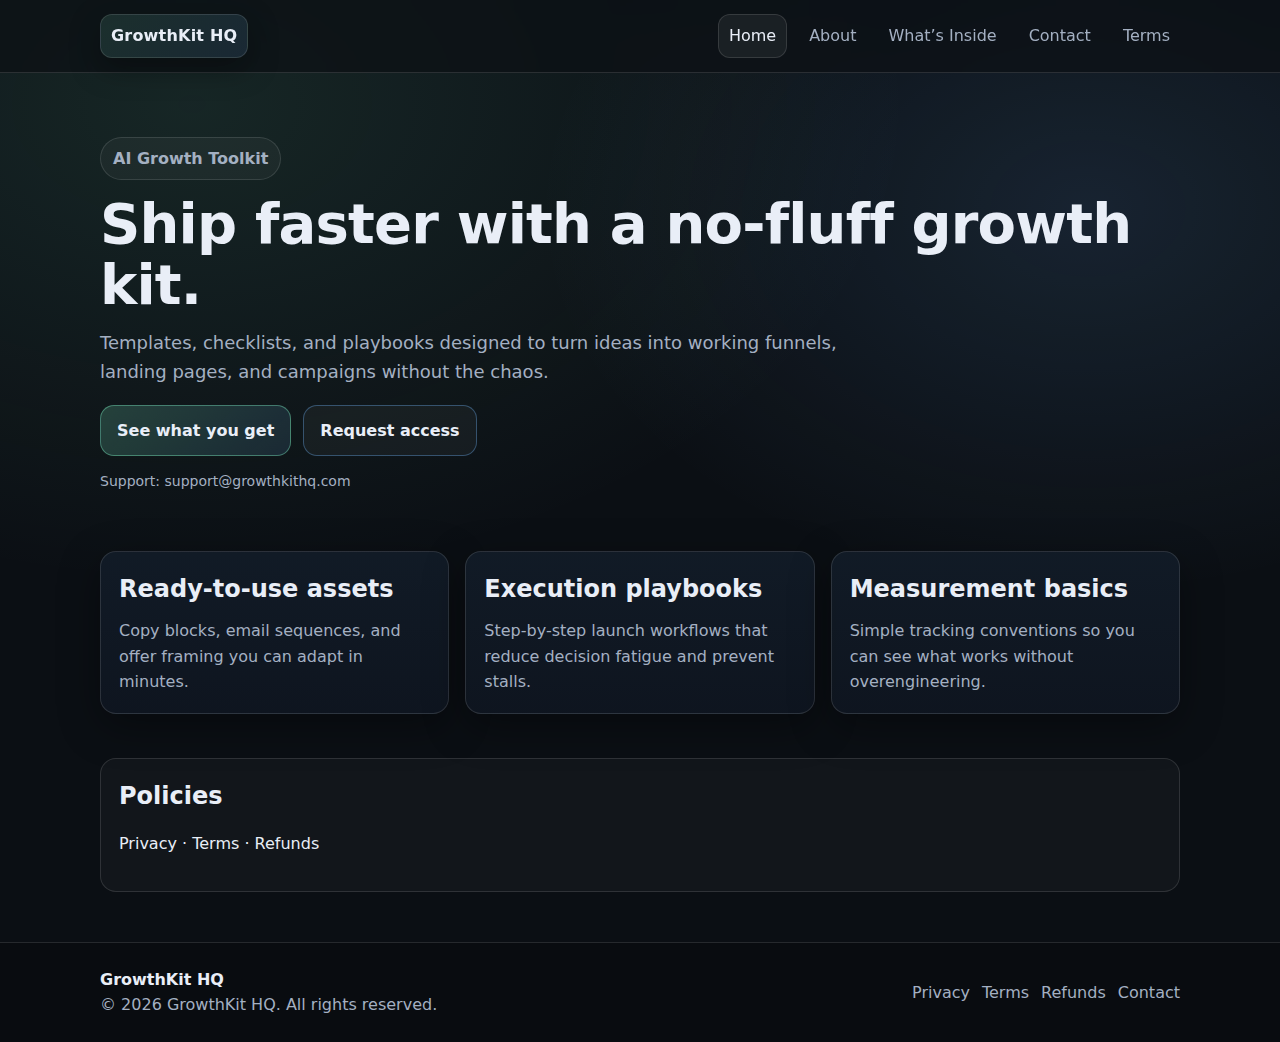
<file: index.html>
<!doctype html>
<html lang="en">
  <head>
    <meta charset="utf-8" />
    <meta name="viewport" content="width=device-width, initial-scale=1" />
    <title>GrowthKit HQ | AI Growth Toolkit</title>
    <meta
      name="description"
      content="GrowthKit HQ: a practical AI growth toolkit with templates, playbooks, and guides for faster execution."
    />
    <meta name="robots" content="index,follow" />
    <link rel="canonical" href="https://growthkithq.com/" />
    <link rel="stylesheet" href="styles.css" />
  </head>
  <body>
    <header class="header">
      <div class="container header-inner">
        <a class="brand" href="index.html" aria-label="GrowthKit HQ home">GrowthKit HQ</a>
        <nav class="nav" aria-label="Primary">
          <a href="index.html" aria-current="page">Home</a>
          <a href="about.html">About</a>
          <a href="services.html">What’s Inside</a>
          <a href="contact.html">Contact</a>
          <a href="terms.html">Terms</a>
        </nav>
      </div>
    </header>

    <main class="container">
      <section class="hero">
        <p class="kicker">AI Growth Toolkit</p>
        <h1>Ship faster with a no-fluff growth kit.</h1>
        <p class="lead">
          Templates, checklists, and playbooks designed to turn ideas into working funnels,
          landing pages, and campaigns without the chaos.
        </p>
        <div class="cta-row">
          <a class="button primary" href="services.html">See what you get</a>
          <a class="button secondary" href="contact.html">Request access</a>
        </div>
        <p class="microcopy">
          Support: <a href="mailto:support@growthkithq.com">support@growthkithq.com</a>
        </p>
      </section>

      <section class="grid" aria-label="Highlights">
        <article class="card">
          <h2>Ready-to-use assets</h2>
          <p>Copy blocks, email sequences, and offer framing you can adapt in minutes.</p>
        </article>
        <article class="card">
          <h2>Execution playbooks</h2>
          <p>Step-by-step launch workflows that reduce decision fatigue and prevent stalls.</p>
        </article>
        <article class="card">
          <h2>Measurement basics</h2>
          <p>Simple tracking conventions so you can see what works without overengineering.</p>
        </article>
      </section>

      <section class="strip" aria-label="Policies">
        <h2>Policies</h2>
        <p>
          <a href="privacy.html">Privacy</a> · <a href="terms.html">Terms</a> ·
          <a href="refunds.html">Refunds</a>
        </p>
      </section>
    </main>

    <footer class="footer">
      <div class="container footer-inner">
        <div>
          <strong>GrowthKit HQ</strong>
          <div class="muted">© 2026 GrowthKit HQ. All rights reserved.</div>
        </div>
        <div class="footer-links" aria-label="Footer">
          <a href="privacy.html">Privacy</a>
          <a href="terms.html">Terms</a>
          <a href="refunds.html">Refunds</a>
          <a href="contact.html">Contact</a>
        </div>
      </div>
    </footer>
  </body>
</html>
</file>
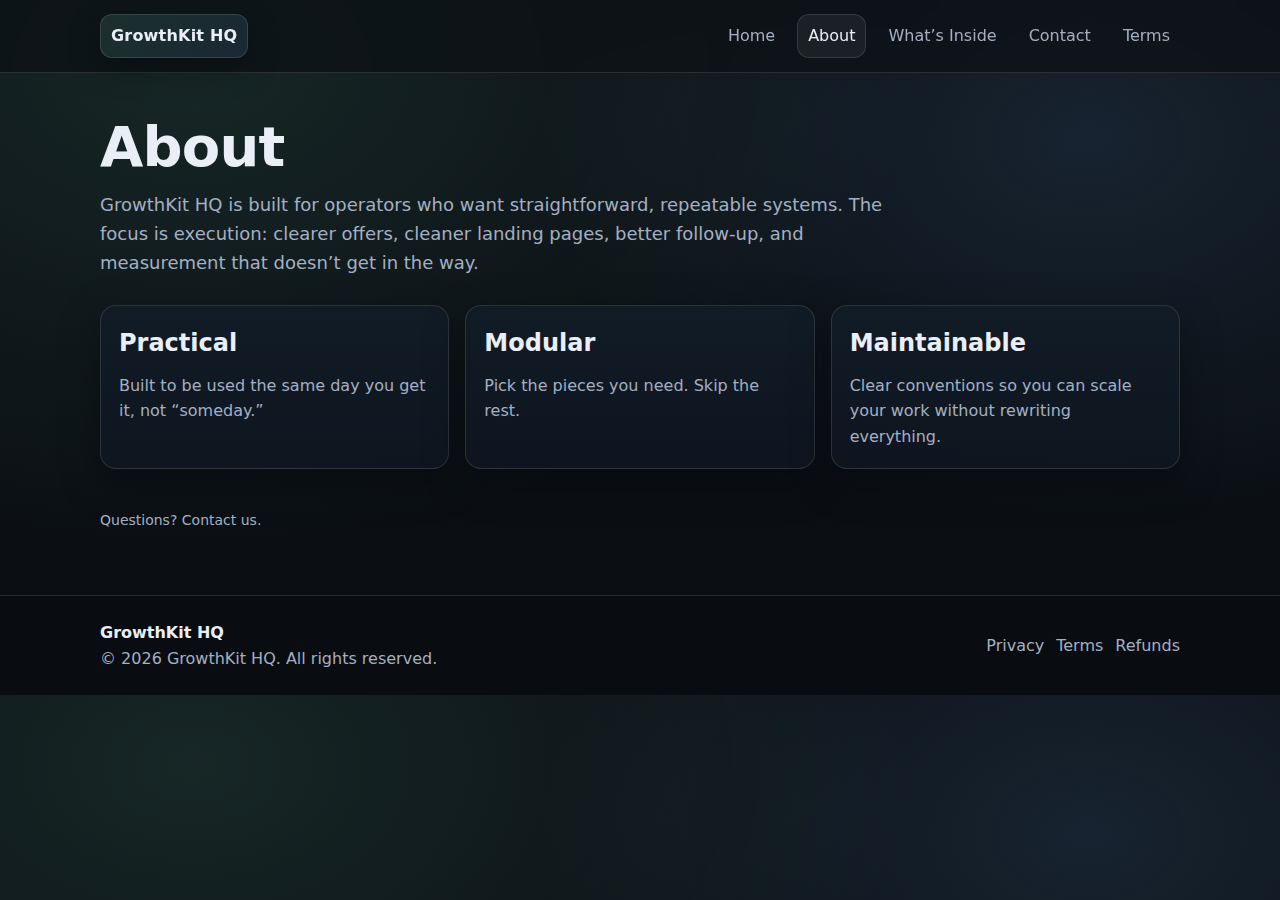
<file: about.html>
<!doctype html>
<html lang="en">
  <head>
    <meta charset="utf-8" />
    <meta name="viewport" content="width=device-width, initial-scale=1" />
    <title>GrowthKit HQ | About</title>
    <meta
      name="description"
      content="About GrowthKit HQ: practical tooling and playbooks to help you execute growth work faster."
    />
    <meta name="robots" content="index,follow" />
    <link rel="canonical" href="https://growthkithq.com/about.html" />
    <link rel="stylesheet" href="styles.css" />
  </head>
  <body>
    <header class="header">
      <div class="container header-inner">
        <a class="brand" href="index.html">GrowthKit HQ</a>
        <nav class="nav" aria-label="Primary">
          <a href="index.html">Home</a>
          <a href="about.html" aria-current="page">About</a>
          <a href="services.html">What’s Inside</a>
          <a href="contact.html">Contact</a>
          <a href="terms.html">Terms</a>
        </nav>
      </div>
    </header>

    <main class="container">
      <section class="page">
        <h1>About</h1>
        <p class="lead">
          GrowthKit HQ is built for operators who want straightforward, repeatable systems.
          The focus is execution: clearer offers, cleaner landing pages, better follow-up, and measurement that doesn’t get in the way.
        </p>

        <div class="grid">
          <article class="card">
            <h2>Practical</h2>
            <p>Built to be used the same day you get it, not “someday.”</p>
          </article>
          <article class="card">
            <h2>Modular</h2>
            <p>Pick the pieces you need. Skip the rest.</p>
          </article>
          <article class="card">
            <h2>Maintainable</h2>
            <p>Clear conventions so you can scale your work without rewriting everything.</p>
          </article>
        </div>

        <p class="microcopy">
          Questions? <a href="contact.html">Contact us</a>.
        </p>
      </section>
    </main>

    <footer class="footer">
      <div class="container footer-inner">
        <div>
          <strong>GrowthKit HQ</strong>
          <div class="muted">© 2026 GrowthKit HQ. All rights reserved.</div>
        </div>
        <div class="footer-links" aria-label="Footer">
          <a href="privacy.html">Privacy</a>
          <a href="terms.html">Terms</a>
          <a href="refunds.html">Refunds</a>
        </div>
      </div>
    </footer>
  </body>
</html>
</file>
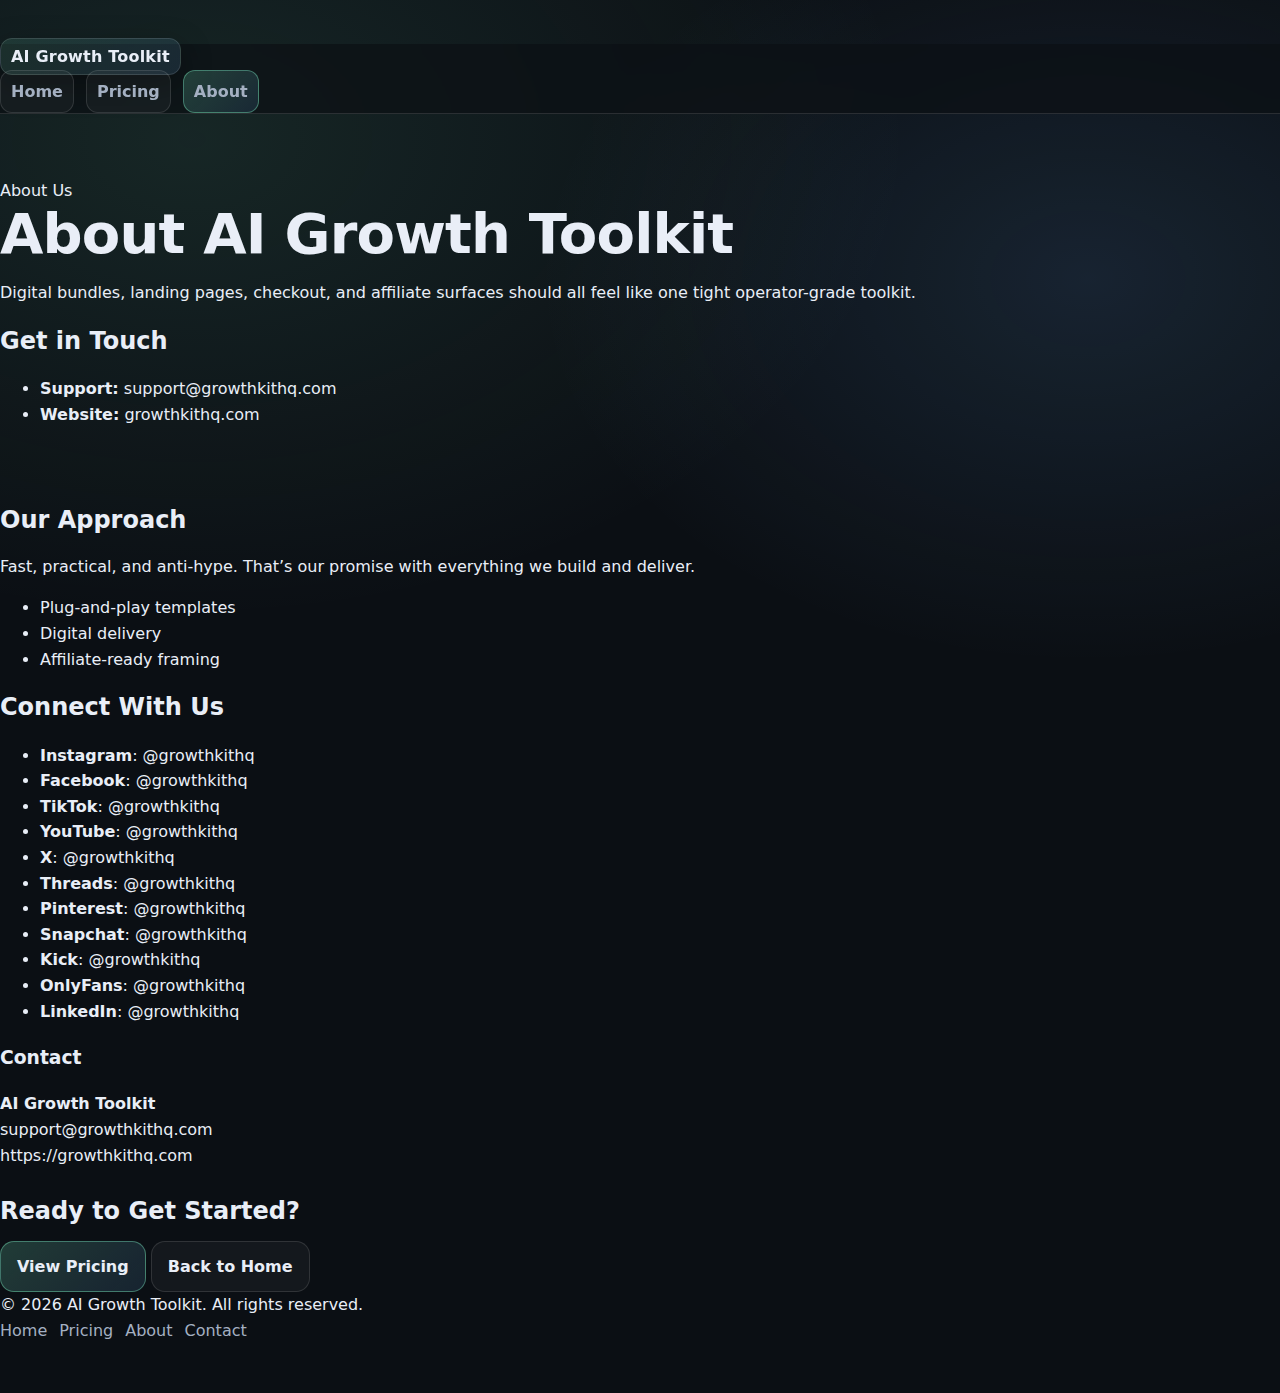
<file: channels.html>
<!doctype html>
<html lang="en">
<head>
  <meta charset="utf-8" />
  <meta name="viewport" content="width=device-width, initial-scale=1" />
  <title>AI Growth Toolkit | About</title>
  <meta name="description" content="Digital bundles, landing pages, checkout, and affiliate surfaces should all feel like one tight operator-grade toolkit." />
  <meta property="og:title" content="AI Growth Toolkit | About" />
  <meta property="og:description" content="Digital bundles, landing pages, checkout, and affiliate surfaces should all feel like one tight operator-grade toolkit." />
  <meta property="og:type" content="website" />
  <meta property="og:url" content="https://growthkithq.com/" />
  <link rel="preconnect" href="https://fonts.googleapis.com" /><link rel="preconnect" href="https://fonts.gstatic.com" crossorigin /><link href="https://fonts.googleapis.com/css2?family=Poppins:wght@400;500;600;700;800&family=Inter:wght@400;500;600;700;800&family=Space+Grotesk:wght@400;500;600;700;800&display=swap" rel="stylesheet" />
  <link rel="stylesheet" href="./styles.css" />
  
</head>
<body>
  <main class="page">
    <header class="header">
      <a class="brand" href="./index.html">
        <span class="brand-mark"></span>
        <span class="brand-copy">
          <strong>AI Growth Toolkit</strong>
        </span>
      </a>
      <nav class="nav">
        <a class='button ghost' href='index.html'>Home</a>
        <a class='button ghost' href='offer.html'>Pricing</a>
        <a class='button primary' href='channels.html'>About</a>
      </nav>
    </header>
    
    <section class="hero">
      <article class="hero-card">
        <div class="eyebrow">About Us</div>
        <h1>About AI Growth Toolkit</h1>
        <p>Digital bundles, landing pages, checkout, and affiliate surfaces should all feel like one tight operator-grade toolkit.</p>
      </article>
      <aside class="hero-card">
        <h2>Get in Touch</h2>
        <ul>
          <li><strong>Support:</strong> <a href="mailto:support@growthkithq.com">support@growthkithq.com</a></li>
          <li><strong>Website:</strong> <a href="https://growthkithq.com">growthkithq.com</a></li>
        </ul>
      </aside>
    </section>
    <section class="grid-two" style="margin-top:24px;">
      <section class="panel">
        <h2>Our Approach</h2>
        <p style="margin-top:14px;">Fast, practical, and anti-hype. That&rsquo;s our promise with everything we build and deliver.</p>
        <ul><li>Plug-and-play templates</li><li>Digital delivery</li><li>Affiliate-ready framing</li></ul>
      </section>
      <section class="panel">
        <h2>Connect With Us</h2>
        <ul><li><strong>Instagram</strong>: @growthkithq</li><li><strong>Facebook</strong>: @growthkithq</li><li><strong>TikTok</strong>: @growthkithq</li><li><strong>YouTube</strong>: @growthkithq</li><li><strong>X</strong>: @growthkithq</li><li><strong>Threads</strong>: @growthkithq</li><li><strong>Pinterest</strong>: @growthkithq</li><li><strong>Snapchat</strong>: @growthkithq</li><li><strong>Kick</strong>: @growthkithq</li><li><strong>OnlyFans</strong>: @growthkithq</li><li><strong>LinkedIn</strong>: @growthkithq</li></ul>
        <div class="offer-card" style="margin-top:18px;">
          <h3>Contact</h3>
          <p style="margin-top:14px;"><strong>AI Growth Toolkit</strong><br /><a href="mailto:support@growthkithq.com">support@growthkithq.com</a><br /><a href="https://growthkithq.com">https://growthkithq.com</a></p>
        </div>
      </section>
    </section>
    <section class="panel" style="margin-top:24px;">
      <h2>Ready to Get Started?</h2>
      <div class="actions">
        <a class="button primary" href="./offer.html">View Pricing</a>
        <a class="button ghost" href="./index.html">Back to Home</a>
      </div>
    </section>
    
    <footer class="site-footer">
      <div class="footer-note">&copy; 2026 AI Growth Toolkit. All rights reserved.</div>
      <div class="footer-links">
        <a href="./index.html">Home</a>
        <a href="./offer.html">Pricing</a>
        <a href="./channels.html">About</a>
        <a href='mailto:support@growthkithq.com'>Contact</a>
      </div>
    </footer>
  </main>
  
</body>
</html>
</file>
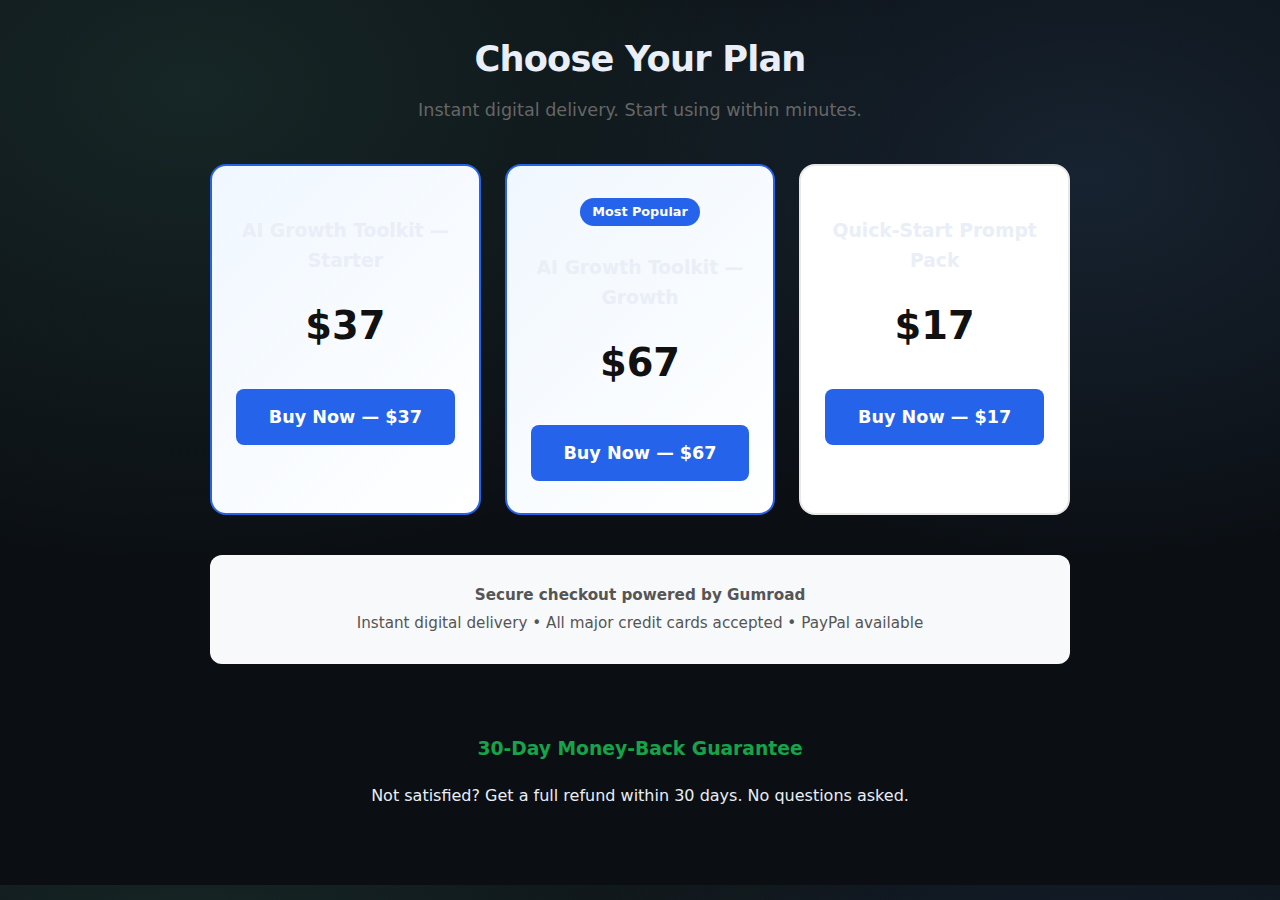
<file: checkout.html>
<!DOCTYPE html>
<html lang="en">
<head>
  <meta charset="utf-8">
  <meta name="viewport" content="width=device-width, initial-scale=1">
  <title>Get Started | AI Growth Toolkit</title>
  <meta name="description" content="Choose your plan and get instant access to AI Growth Toolkit products.">
  <meta property="og:title" content="Get Started | AI Growth Toolkit">
  <meta property="og:type" content="website">
  <meta property="og:url" content="https://growthkithq.com/checkout.html">
  <link rel="canonical" href="https://growthkithq.com/checkout.html">
  <link rel="preconnect" href="https://fonts.googleapis.com">
  <link rel="preconnect" href="https://fonts.gstatic.com" crossorigin>
  <link href="https://fonts.googleapis.com/css2?family=Inter:wght@400;500;600;700;800&display=swap" rel="stylesheet">
  <link rel="stylesheet" href="./styles.css">
  <style>
    .checkout-container { max-width: 900px; margin: 0 auto; padding: 40px 20px; }
    .checkout-header { text-align: center; margin-bottom: 40px; }
    .checkout-header h1 { font-size: 2.2rem; margin-bottom: 10px; }
    .checkout-header p { font-size: 1.1rem; color: #666; }
    .offer-grid { display: grid; grid-template-columns: repeat(auto-fit, minmax(260px, 1fr)); gap: 24px; margin-bottom: 40px; }
    .offer-card { background: #fff; border: 2px solid #e8e8e8; border-radius: 16px; padding: 32px 24px; text-align: center; transition: transform 0.2s, box-shadow 0.2s; }
    .offer-card:hover { transform: translateY(-4px); box-shadow: 0 12px 32px rgba(0,0,0,0.12); }
    .offer-card.featured { border-color: #2563eb; background: linear-gradient(135deg, #f0f7ff 0%, #fff 100%); }
    .offer-price { font-size: 2.4rem; font-weight: 800; color: #111; margin: 16px 0; }
    .badge { background: #2563eb; color: #fff; padding: 4px 12px; border-radius: 20px; font-size: 0.8rem; font-weight: 600; display: inline-block; margin-bottom: 8px; }
    .buy-btn { background: #2563eb; color: #fff !important; border: none; margin-top: 16px; transition: background 0.2s; }
    .buy-btn:hover { background: #1d4ed8; }
    .trust-signals { text-align: center; padding: 24px; background: #f8f9fa; border-radius: 12px; }
    .trust-signals p { margin: 4px 0; color: #555; font-size: 0.95rem; }
    .guarantee { text-align: center; margin-top: 32px; padding: 20px; }
    .guarantee h3 { color: #16a34a; }
  </style>
</head>
<body>
  <div class="checkout-container">
    <div class="checkout-header">
      <h1>Choose Your Plan</h1>
      <p>Instant digital delivery. Start using within minutes.</p>
    </div>
    <div class="offer-grid">
        <div class="offer-card featured">
          
          <h3>AI Growth Toolkit — Starter</h3>
          <div class="offer-price">$37</div>
          <a href="https://asinetwork.gumroad.com/l/ukacks" target="_blank" rel="noopener" class="btn btn-primary buy-btn" style="width:100%;text-align:center;text-decoration:none;display:inline-block;padding:14px 24px;border-radius:8px;font-weight:700;font-size:1.1rem;cursor:pointer;">Buy Now — $37</a>
        </div>
        <div class="offer-card featured">
          <span class="badge">Most Popular</span>
          <h3>AI Growth Toolkit — Growth</h3>
          <div class="offer-price">$67</div>
          <a href="https://asinetwork.gumroad.com/l/uqfmxu" target="_blank" rel="noopener" class="btn btn-primary buy-btn" style="width:100%;text-align:center;text-decoration:none;display:inline-block;padding:14px 24px;border-radius:8px;font-weight:700;font-size:1.1rem;cursor:pointer;">Buy Now — $67</a>
        </div>
        <div class="offer-card">
          
          <h3>Quick-Start Prompt Pack</h3>
          <div class="offer-price">$17</div>
          <a href="https://asinetwork.gumroad.com/l/ohqby" target="_blank" rel="noopener" class="btn btn-primary buy-btn" style="width:100%;text-align:center;text-decoration:none;display:inline-block;padding:14px 24px;border-radius:8px;font-weight:700;font-size:1.1rem;cursor:pointer;">Buy Now — $17</a>
        </div>
    </div>
    <div class="trust-signals">
      <p><strong>Secure checkout powered by Gumroad</strong></p>
      <p>Instant digital delivery &bull; All major credit cards accepted &bull; PayPal available</p>
    </div>
    <div class="guarantee">
      <h3>30-Day Money-Back Guarantee</h3>
      <p>Not satisfied? Get a full refund within 30 days. No questions asked.</p>
    </div>
  </div>
  <script>
  (function(){
    var bid='b1',page='checkout.html';
    var key='asi_pv_'+bid;
    var today=new Date().toISOString().slice(0,10);
    var stored=JSON.parse(localStorage.getItem(key)||'{}');
    if(stored.date!==today)stored={date:today,views:0};
    stored.views++;
    localStorage.setItem(key,JSON.stringify(stored));
  })();
  </script>
</body>
</html>
</file>
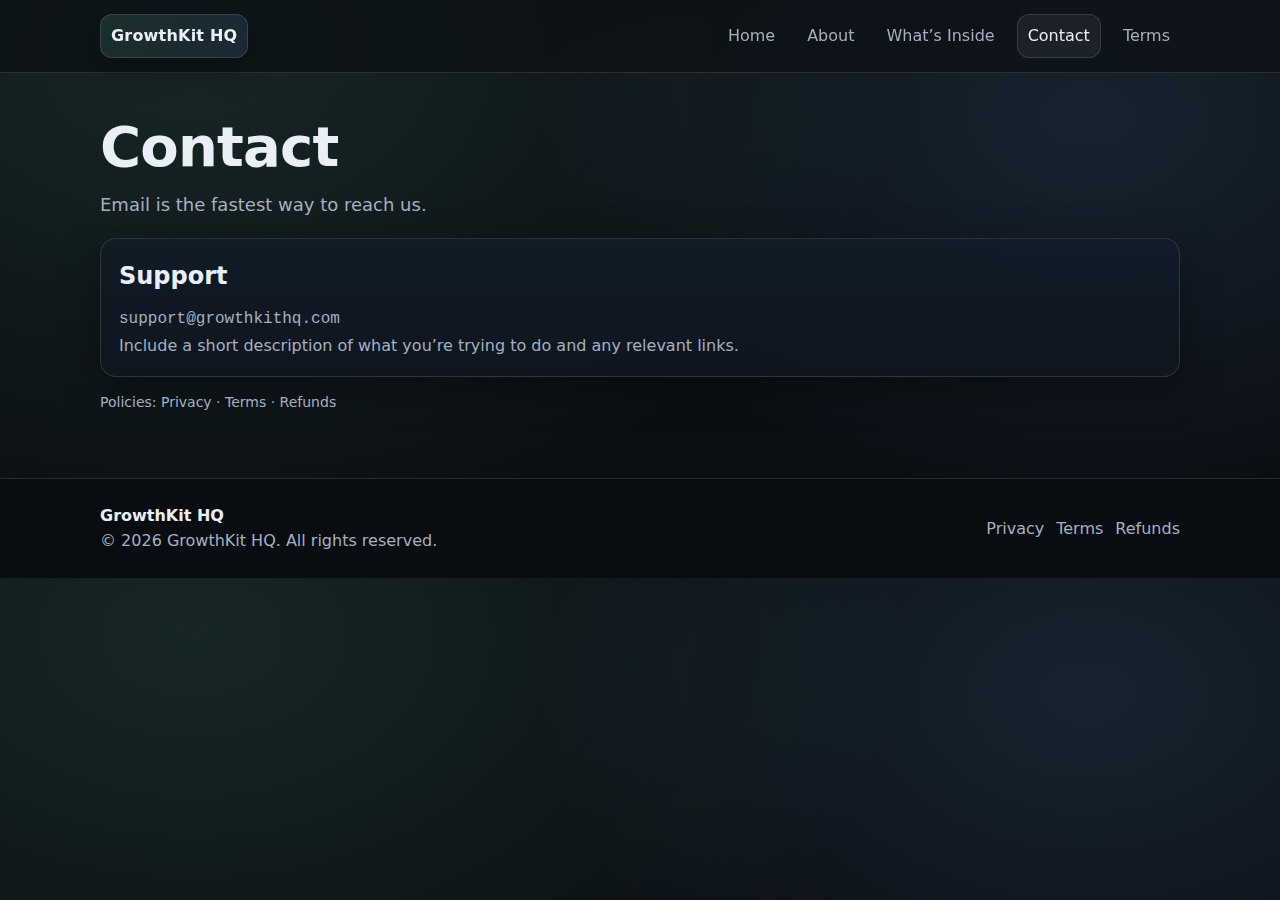
<file: contact.html>
<!doctype html>
<html lang="en">
  <head>
    <meta charset="utf-8" />
    <meta name="viewport" content="width=device-width, initial-scale=1" />
    <title>GrowthKit HQ | Contact</title>
    <meta
      name="description"
      content="Contact GrowthKit HQ for access, support, or partnership inquiries."
    />
    <meta name="robots" content="index,follow" />
    <link rel="canonical" href="https://growthkithq.com/contact.html" />
    <link rel="stylesheet" href="styles.css" />
  </head>
  <body>
    <header class="header">
      <div class="container header-inner">
        <a class="brand" href="index.html">GrowthKit HQ</a>
        <nav class="nav" aria-label="Primary">
          <a href="index.html">Home</a>
          <a href="about.html">About</a>
          <a href="services.html">What’s Inside</a>
          <a href="contact.html" aria-current="page">Contact</a>
          <a href="terms.html">Terms</a>
        </nav>
      </div>
    </header>

    <main class="container">
      <section class="page">
        <h1>Contact</h1>
        <p class="lead">Email is the fastest way to reach us.</p>

        <div class="card">
          <h2>Support</h2>
          <p>
            <a class="mono" href="mailto:support@growthkithq.com">support@growthkithq.com</a>
          </p>
          <p class="muted">Include a short description of what you’re trying to do and any relevant links.</p>
        </div>

        <p class="microcopy">
          Policies: <a href="privacy.html">Privacy</a> · <a href="terms.html">Terms</a> · <a href="refunds.html">Refunds</a>
        </p>
      </section>
    </main>

    <footer class="footer">
      <div class="container footer-inner">
        <div>
          <strong>GrowthKit HQ</strong>
          <div class="muted">© 2026 GrowthKit HQ. All rights reserved.</div>
        </div>
        <div class="footer-links" aria-label="Footer">
          <a href="privacy.html">Privacy</a>
          <a href="terms.html">Terms</a>
          <a href="refunds.html">Refunds</a>
        </div>
      </div>
    </footer>
  </body>
</html>
</file>
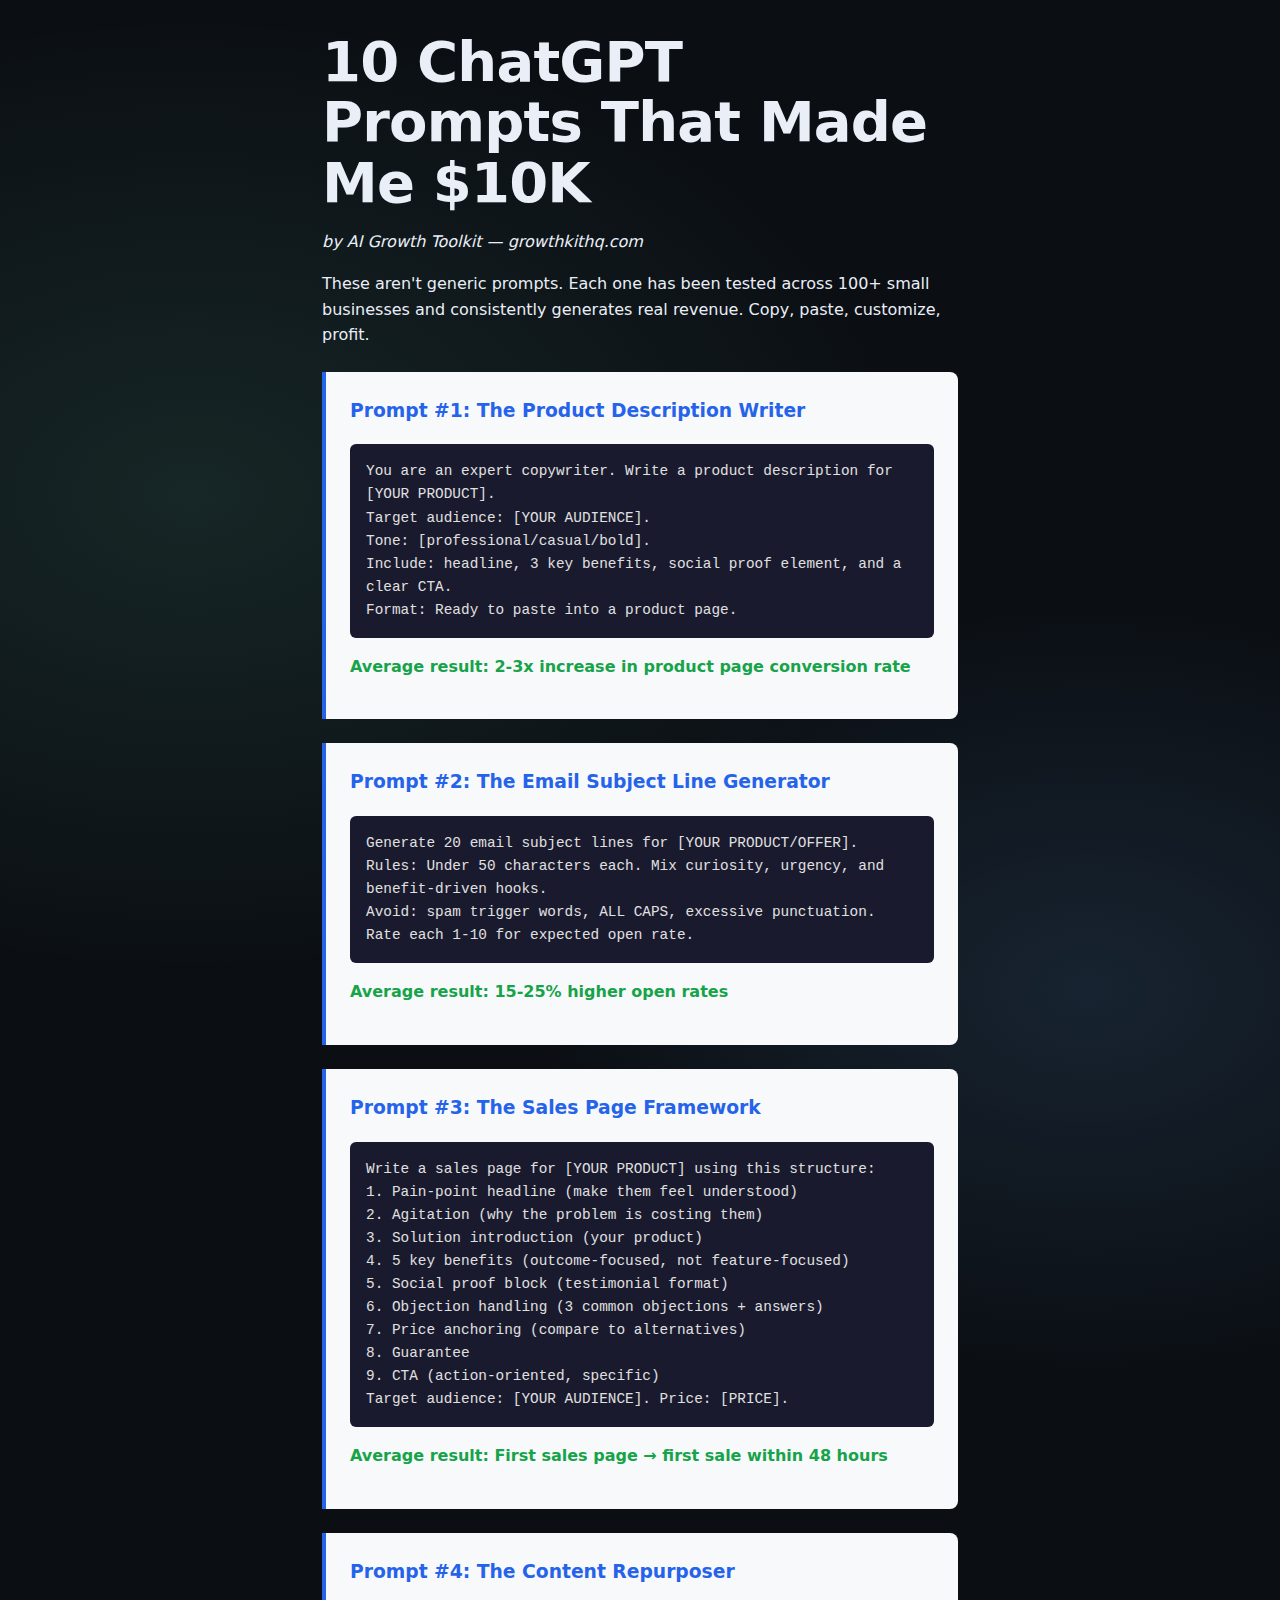
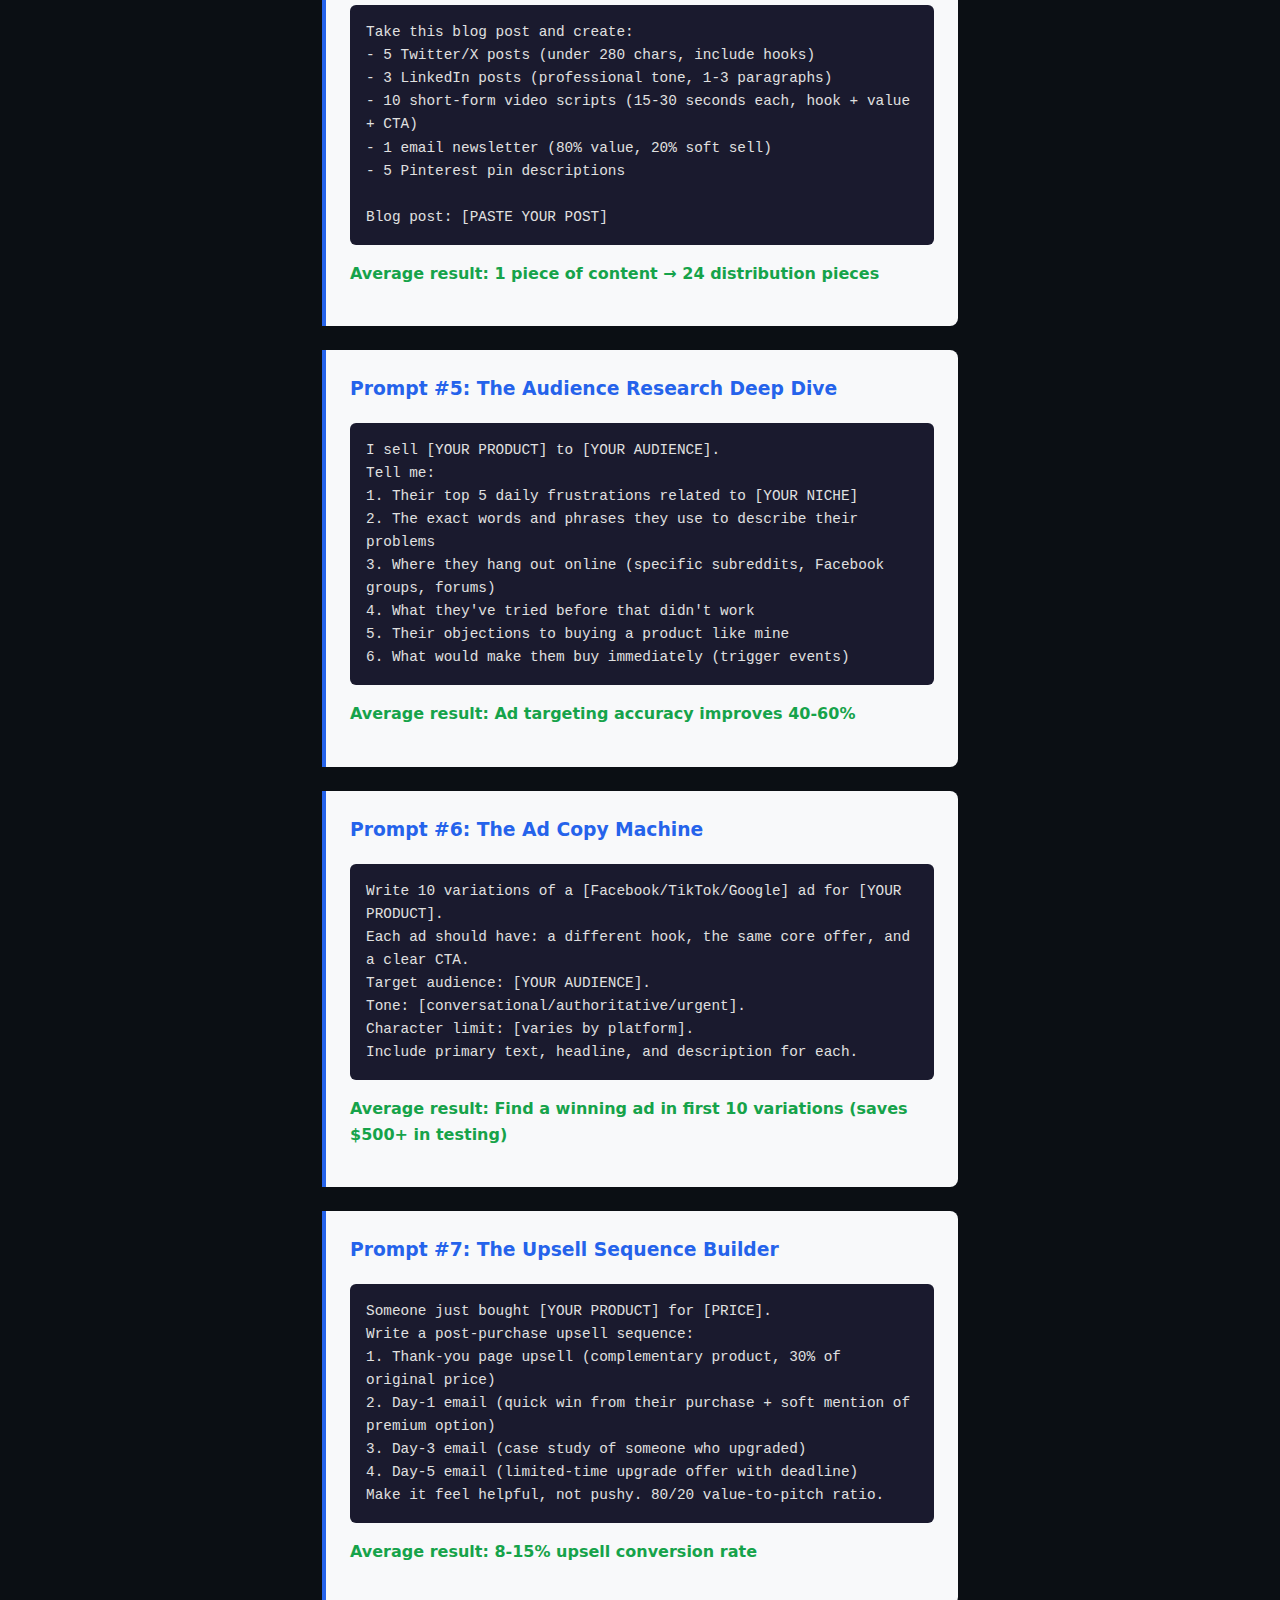
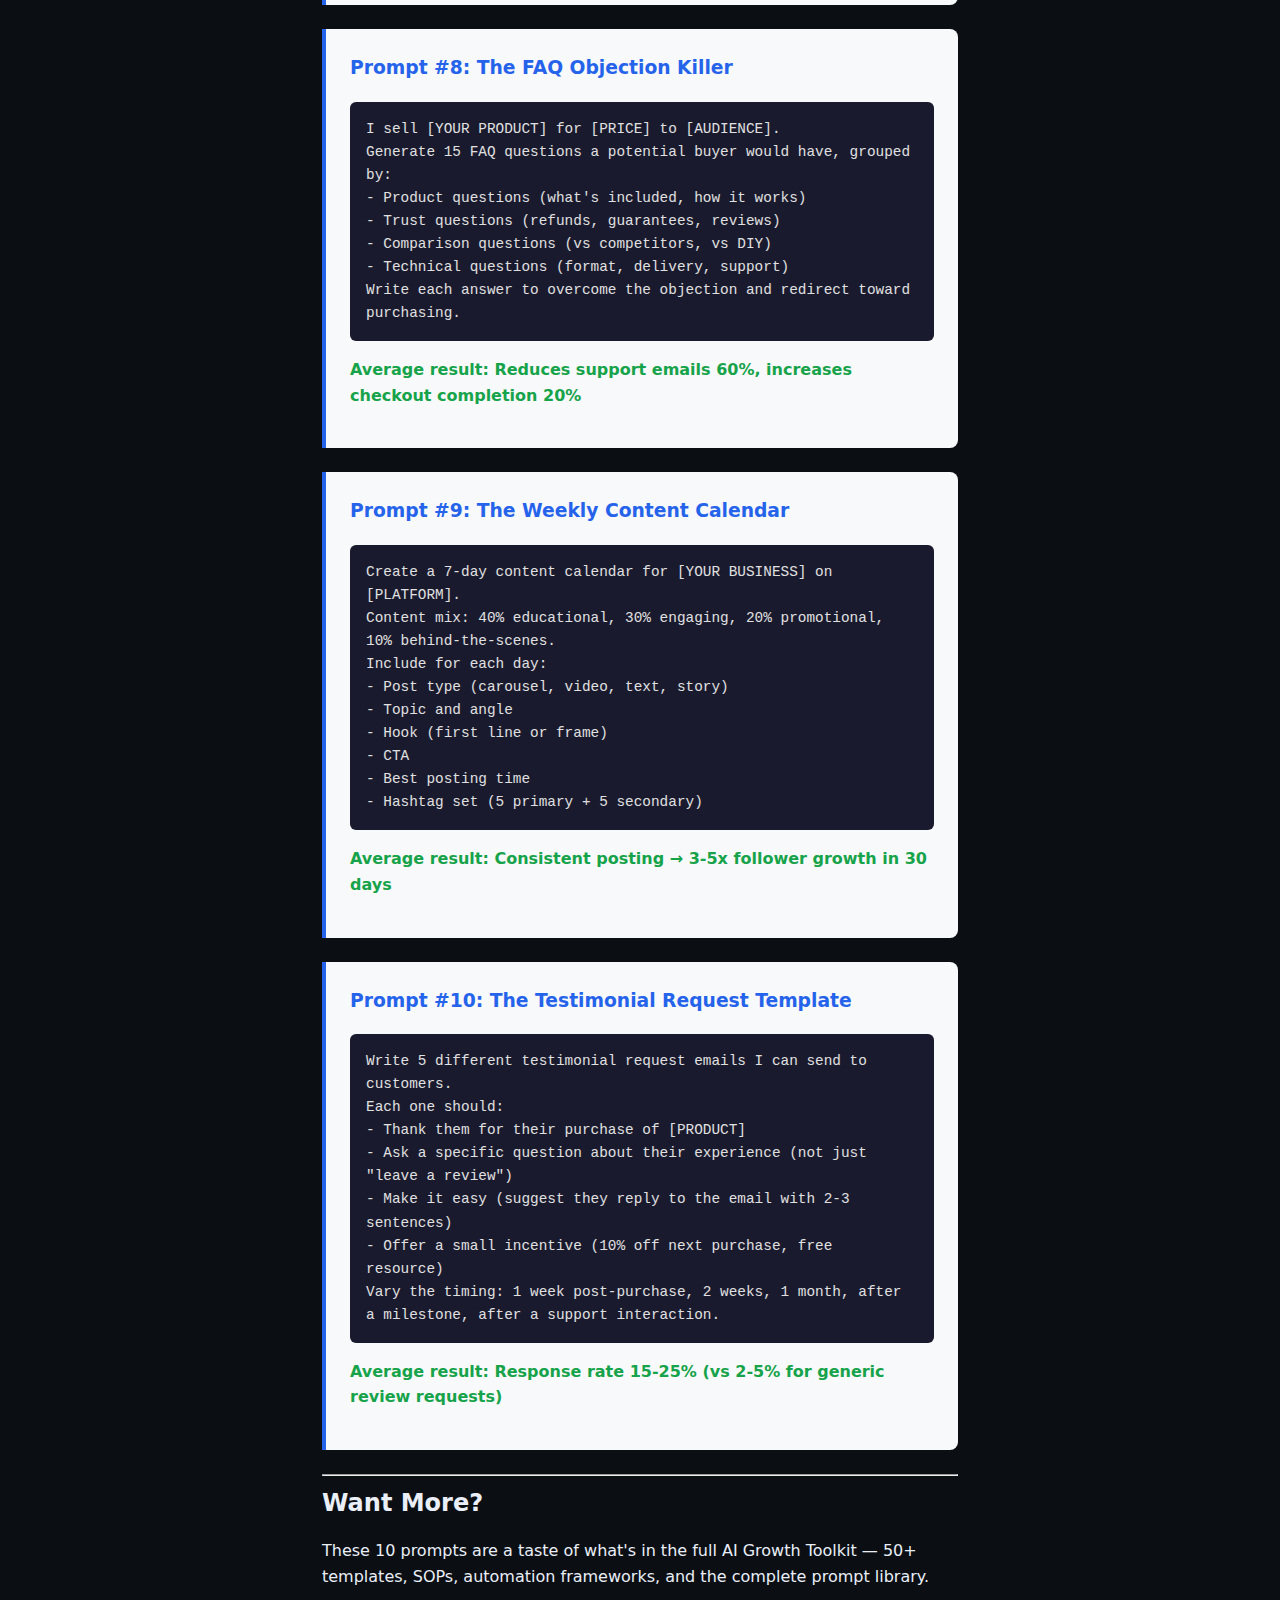
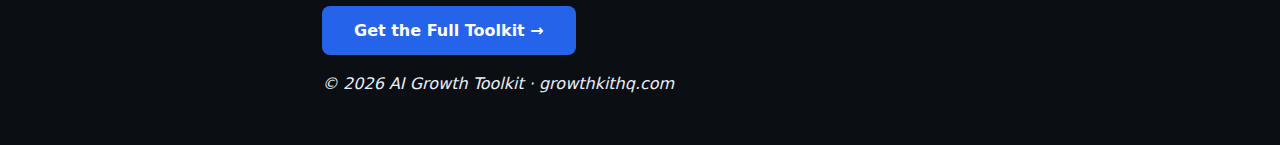
<file: lead-magnet.html>
<!DOCTYPE html>
<html lang="en">
<head>
  <meta charset="UTF-8">
  <meta name="viewport" content="width=device-width, initial-scale=1.0">
  <title>10 ChatGPT Prompts That Made Me $10K | AI Growth Toolkit</title>
  <meta name="description" content="Free download: 10 battle-tested ChatGPT prompts for business growth.">
  <meta name="robots" content="noindex">
  <link rel="stylesheet" href="../styles.css">
  <style>
    .lead-magnet-content { max-width: 700px; margin: 0 auto; padding: 2rem; }
    .prompt-card { background: var(--surface, #f8f9fa); border-left: 4px solid var(--primary, #2563eb); padding: 1.5rem; margin: 1.5rem 0; border-radius: 0 8px 8px 0; }
    .prompt-card h3 { margin-top: 0; color: var(--primary, #2563eb); }
    .prompt-card pre { background: #1a1a2e; color: #e0e0e0; padding: 1rem; border-radius: 6px; white-space: pre-wrap; font-size: 0.9rem; }
    .prompt-card .result { color: #16a34a; font-weight: 600; }
    @media print { .no-print { display: none; } }
  </style>
</head>
<body>
  <div class="lead-magnet-content">
    <h1>10 ChatGPT Prompts That Made Me $10K</h1>
    <p><em>by AI Growth Toolkit — growthkithq.com</em></p>
    <p>These aren't generic prompts. Each one has been tested across 100+ small businesses and consistently generates real revenue. Copy, paste, customize, profit.</p>

    <div class="prompt-card">
      <h3>Prompt #1: The Product Description Writer</h3>
      <pre>You are an expert copywriter. Write a product description for [YOUR PRODUCT]. 
Target audience: [YOUR AUDIENCE]. 
Tone: [professional/casual/bold]. 
Include: headline, 3 key benefits, social proof element, and a clear CTA.
Format: Ready to paste into a product page.</pre>
      <p class="result">Average result: 2-3x increase in product page conversion rate</p>
    </div>

    <div class="prompt-card">
      <h3>Prompt #2: The Email Subject Line Generator</h3>
      <pre>Generate 20 email subject lines for [YOUR PRODUCT/OFFER].
Rules: Under 50 characters each. Mix curiosity, urgency, and benefit-driven hooks.
Avoid: spam trigger words, ALL CAPS, excessive punctuation.
Rate each 1-10 for expected open rate.</pre>
      <p class="result">Average result: 15-25% higher open rates</p>
    </div>

    <div class="prompt-card">
      <h3>Prompt #3: The Sales Page Framework</h3>
      <pre>Write a sales page for [YOUR PRODUCT] using this structure:
1. Pain-point headline (make them feel understood)
2. Agitation (why the problem is costing them)
3. Solution introduction (your product)
4. 5 key benefits (outcome-focused, not feature-focused)
5. Social proof block (testimonial format)
6. Objection handling (3 common objections + answers)
7. Price anchoring (compare to alternatives)
8. Guarantee
9. CTA (action-oriented, specific)
Target audience: [YOUR AUDIENCE]. Price: [PRICE].</pre>
      <p class="result">Average result: First sales page → first sale within 48 hours</p>
    </div>

    <div class="prompt-card">
      <h3>Prompt #4: The Content Repurposer</h3>
      <pre>Take this blog post and create:
- 5 Twitter/X posts (under 280 chars, include hooks)
- 3 LinkedIn posts (professional tone, 1-3 paragraphs)
- 10 short-form video scripts (15-30 seconds each, hook + value + CTA)
- 1 email newsletter (80% value, 20% soft sell)
- 5 Pinterest pin descriptions

Blog post: [PASTE YOUR POST]</pre>
      <p class="result">Average result: 1 piece of content → 24 distribution pieces</p>
    </div>

    <div class="prompt-card">
      <h3>Prompt #5: The Audience Research Deep Dive</h3>
      <pre>I sell [YOUR PRODUCT] to [YOUR AUDIENCE].
Tell me:
1. Their top 5 daily frustrations related to [YOUR NICHE]
2. The exact words and phrases they use to describe their problems
3. Where they hang out online (specific subreddits, Facebook groups, forums)
4. What they've tried before that didn't work
5. Their objections to buying a product like mine
6. What would make them buy immediately (trigger events)</pre>
      <p class="result">Average result: Ad targeting accuracy improves 40-60%</p>
    </div>

    <div class="prompt-card">
      <h3>Prompt #6: The Ad Copy Machine</h3>
      <pre>Write 10 variations of a [Facebook/TikTok/Google] ad for [YOUR PRODUCT].
Each ad should have: a different hook, the same core offer, and a clear CTA.
Target audience: [YOUR AUDIENCE].
Tone: [conversational/authoritative/urgent].
Character limit: [varies by platform].
Include primary text, headline, and description for each.</pre>
      <p class="result">Average result: Find a winning ad in first 10 variations (saves $500+ in testing)</p>
    </div>

    <div class="prompt-card">
      <h3>Prompt #7: The Upsell Sequence Builder</h3>
      <pre>Someone just bought [YOUR PRODUCT] for [PRICE].
Write a post-purchase upsell sequence:
1. Thank-you page upsell (complementary product, 30% of original price)
2. Day-1 email (quick win from their purchase + soft mention of premium option)
3. Day-3 email (case study of someone who upgraded)
4. Day-5 email (limited-time upgrade offer with deadline)
Make it feel helpful, not pushy. 80/20 value-to-pitch ratio.</pre>
      <p class="result">Average result: 8-15% upsell conversion rate</p>
    </div>

    <div class="prompt-card">
      <h3>Prompt #8: The FAQ Objection Killer</h3>
      <pre>I sell [YOUR PRODUCT] for [PRICE] to [AUDIENCE].
Generate 15 FAQ questions a potential buyer would have, grouped by:
- Product questions (what's included, how it works)
- Trust questions (refunds, guarantees, reviews)
- Comparison questions (vs competitors, vs DIY)
- Technical questions (format, delivery, support)
Write each answer to overcome the objection and redirect toward purchasing.</pre>
      <p class="result">Average result: Reduces support emails 60%, increases checkout completion 20%</p>
    </div>

    <div class="prompt-card">
      <h3>Prompt #9: The Weekly Content Calendar</h3>
      <pre>Create a 7-day content calendar for [YOUR BUSINESS] on [PLATFORM].
Content mix: 40% educational, 30% engaging, 20% promotional, 10% behind-the-scenes.
Include for each day:
- Post type (carousel, video, text, story)
- Topic and angle
- Hook (first line or frame)
- CTA
- Best posting time
- Hashtag set (5 primary + 5 secondary)</pre>
      <p class="result">Average result: Consistent posting → 3-5x follower growth in 30 days</p>
    </div>

    <div class="prompt-card">
      <h3>Prompt #10: The Testimonial Request Template</h3>
      <pre>Write 5 different testimonial request emails I can send to customers.
Each one should:
- Thank them for their purchase of [PRODUCT]
- Ask a specific question about their experience (not just "leave a review")
- Make it easy (suggest they reply to the email with 2-3 sentences)
- Offer a small incentive (10% off next purchase, free resource)
Vary the timing: 1 week post-purchase, 2 weeks, 1 month, after a milestone, after a support interaction.</pre>
      <p class="result">Average result: Response rate 15-25% (vs 2-5% for generic review requests)</p>
    </div>

    <hr>
    <h2>Want More?</h2>
    <p>These 10 prompts are a taste of what's in the full AI Growth Toolkit — 50+ templates, SOPs, automation frameworks, and the complete prompt library.</p>
    <p class="no-print"><a href="../offer.html" style="display: inline-block; background: var(--primary, #2563eb); color: #fff; padding: 0.75rem 2rem; border-radius: 8px; text-decoration: none; font-weight: 600;">Get the Full Toolkit →</a></p>
    <p><em>© 2026 AI Growth Toolkit · growthkithq.com</em></p>
  </div>
</body>
</html>
</file>
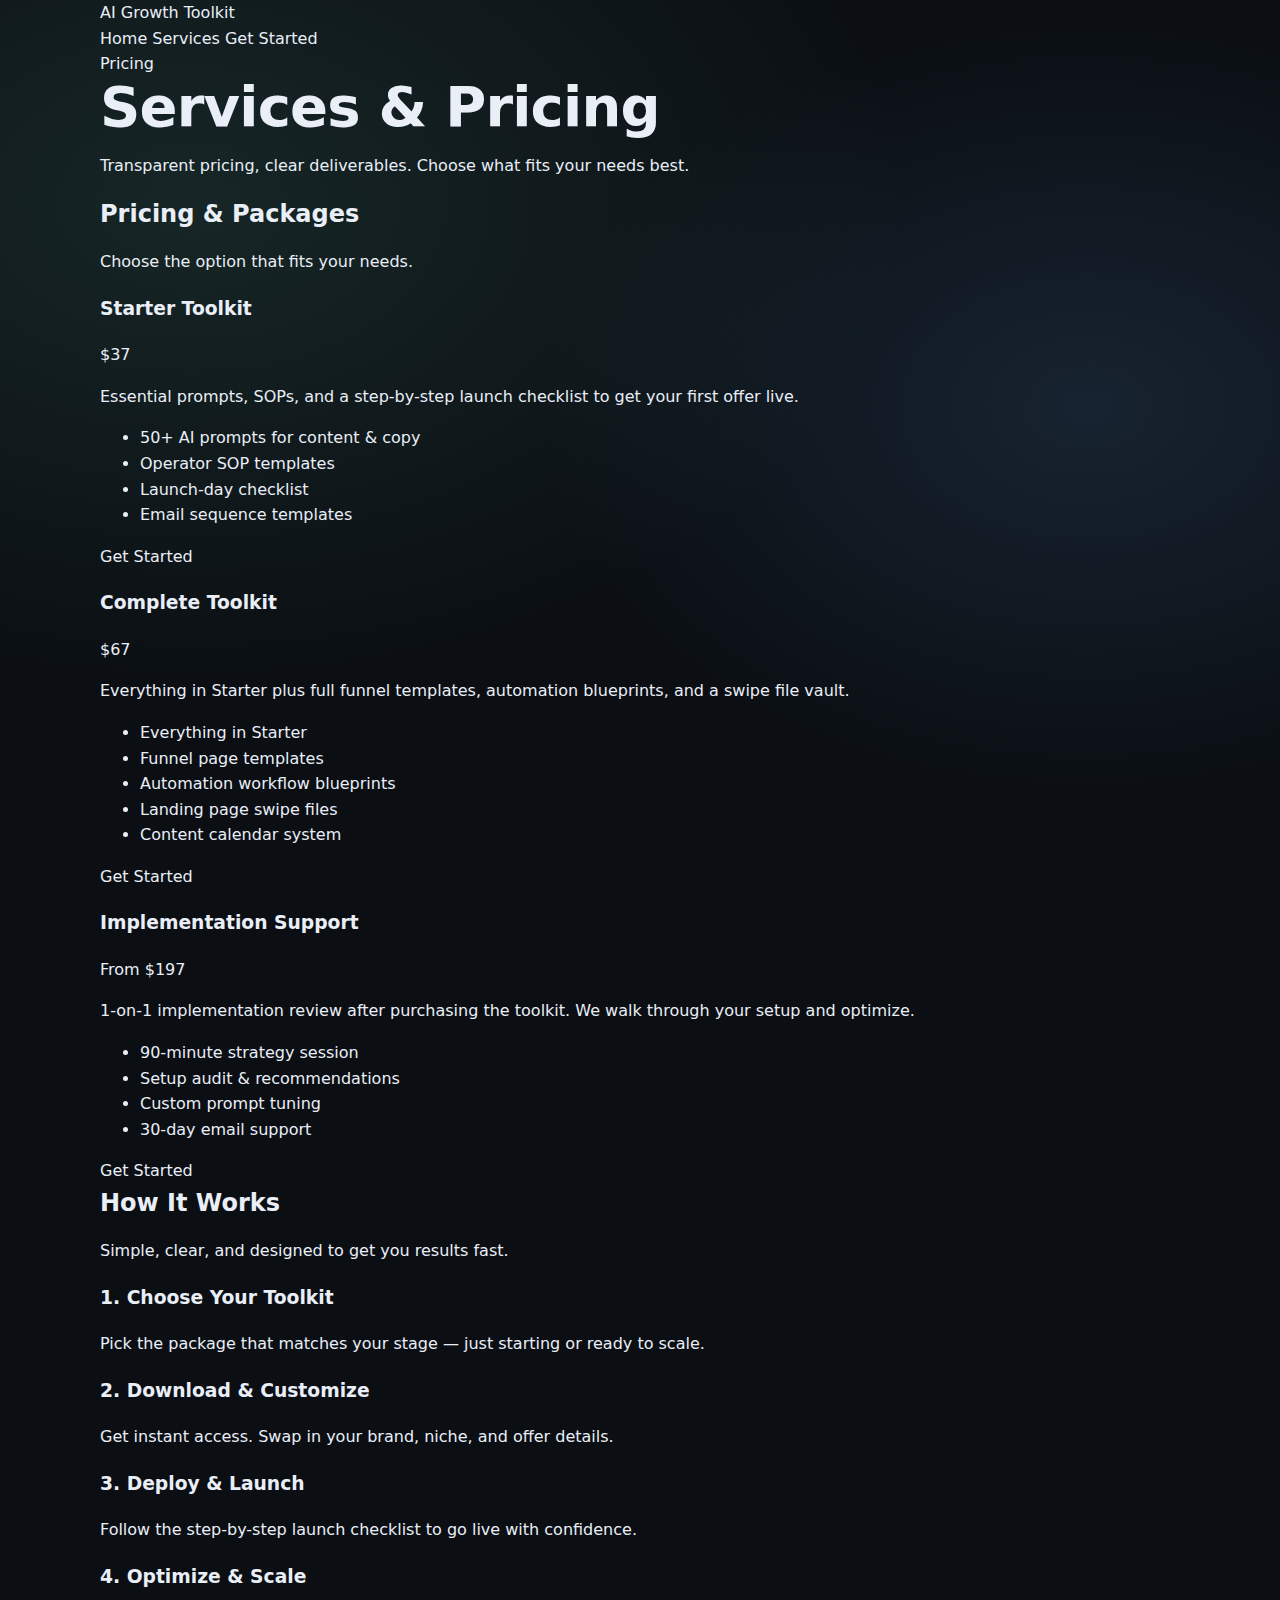
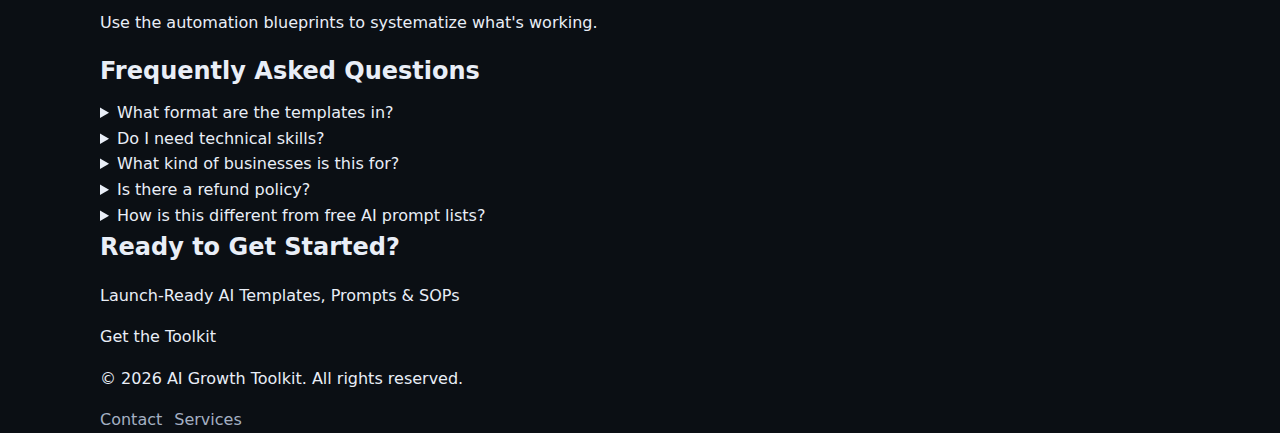
<file: offer.html>
<!DOCTYPE html>
<html lang="en">
<head>
  <meta charset="utf-8">
  <meta name="viewport" content="width=device-width, initial-scale=1">
  <title>Services &amp; Pricing | AI Growth Toolkit</title>
  <meta name="description" content="Get the exact templates, prompts, and standard operating procedures that operators use to build and scale AI-powered businesses. Skip months of setup — deploy in days.">
  <meta property="og:title" content="Services &amp; Pricing | AI Growth Toolkit">
  <meta property="og:description" content="Get the exact templates, prompts, and standard operating procedures that operators use to build and scale AI-powered businesses. Skip months of setup — deploy in days.">
  <meta property="og:type" content="website">
  <meta property="og:url" content="https://growthkithq.com/">
  <meta name="twitter:card" content="summary">
  <meta name="twitter:title" content="Services &amp; Pricing | AI Growth Toolkit">
  <meta name="twitter:description" content="Get the exact templates, prompts, and standard operating procedures that operators use to build and scale AI-powered businesses. Skip months of setup — deploy in days.">
  <link rel="preconnect" href="https://fonts.googleapis.com">
  <link rel="preconnect" href="https://fonts.gstatic.com" crossorigin>
  <link href="https://fonts.googleapis.com/css2?family=Poppins:wght@400;500;600;700;800&family=Inter:wght@400;500;600;700;800&family=Space+Grotesk:wght@400;500;600;700;800&display=swap" rel="stylesheet">
  <link rel="stylesheet" href="./styles.css">
</head>
<body data-business-id="b1">
  <header class="site-header">
    <div class="container">
      <a href="./index.html" class="logo"><span>A</span>I Growth Toolkit</a>
      <nav class="nav-links">
    <a href="./index.html">Home</a>
    <a href="./offer.html" class="active">Services</a>
    <a href="./checkout.html">Get Started</a>
      </nav>
    </div>
  </header>
  <section class="hero-section">
    <div class="container">
      <div class="hero-content">
        <div class="hero-badge">Pricing</div>
        <h1>Services & Pricing</h1>
        <p>Transparent pricing, clear deliverables. Choose what fits your needs best.</p>
      </div>
    </div>
  </section>
  <section class="section">
    <div class="container">
      <h2 class="section-title">Pricing & Packages</h2>
      <p class="section-subtitle">Choose the option that fits your needs.</p>
      <div class="offers-grid">
        <div class="offer-card">
          <h3>Starter Toolkit</h3>
          <div class="offer-price">$37</div>
          <p>Essential prompts, SOPs, and a step-by-step launch checklist to get your first offer live.</p>
          <ul>
          <li>50+ AI prompts for content &amp; copy</li>
          <li>Operator SOP templates</li>
          <li>Launch-day checklist</li>
          <li>Email sequence templates</li>
          </ul>
          <a href="./checkout.html" class="btn btn-primary">Get Started</a>
        </div>
        <div class="offer-card featured">
          <h3>Complete Toolkit</h3>
          <div class="offer-price">$67</div>
          <p>Everything in Starter plus full funnel templates, automation blueprints, and a swipe file vault.</p>
          <ul>
          <li>Everything in Starter</li>
          <li>Funnel page templates</li>
          <li>Automation workflow blueprints</li>
          <li>Landing page swipe files</li>
          <li>Content calendar system</li>
          </ul>
          <a href="./checkout.html" class="btn btn-primary">Get Started</a>
        </div>
        <div class="offer-card">
          <h3>Implementation Support</h3>
          <div class="offer-price">From $197</div>
          <p>1-on-1 implementation review after purchasing the toolkit. We walk through your setup and optimize.</p>
          <ul>
          <li>90-minute strategy session</li>
          <li>Setup audit &amp; recommendations</li>
          <li>Custom prompt tuning</li>
          <li>30-day email support</li>
          </ul>
          <a href="./checkout.html" class="btn btn-primary">Get Started</a>
        </div>
      </div>
    </div>
  </section>
  <section class="section">
    <div class="container">
      <h2 class="section-title">How It Works</h2>
      <p class="section-subtitle">Simple, clear, and designed to get you results fast.</p>
      <div class="process-grid">
        <div class="process-step">
          <h3>1. Choose Your Toolkit</h3>
          <p>Pick the package that matches your stage — just starting or ready to scale.</p>
        </div>
        <div class="process-step">
          <h3>2. Download &amp; Customize</h3>
          <p>Get instant access. Swap in your brand, niche, and offer details.</p>
        </div>
        <div class="process-step">
          <h3>3. Deploy &amp; Launch</h3>
          <p>Follow the step-by-step launch checklist to go live with confidence.</p>
        </div>
        <div class="process-step">
          <h3>4. Optimize &amp; Scale</h3>
          <p>Use the automation blueprints to systematize what&#x27;s working.</p>
        </div>
      </div>
    </div>
  </section>
  <section class="section section-alt">
    <div class="container">
      <h2 class="section-title">Frequently Asked Questions</h2>
      <div class="faq-list">
        <details class="faq-item">
          <summary>What format are the templates in?</summary>
          <p>All templates are delivered as editable Google Docs, Notion pages, and downloadable PDFs. Prompts come as plain text files you can copy-paste directly.</p>
        </details>
        <details class="faq-item">
          <summary>Do I need technical skills?</summary>
          <p>No. The toolkit is designed for non-technical operators. If you can use Google Docs and copy-paste, you&#x27;re ready.</p>
        </details>
        <details class="faq-item">
          <summary>What kind of businesses is this for?</summary>
          <p>Solopreneurs, creators, and small teams launching digital products, services, or content businesses using AI tools.</p>
        </details>
        <details class="faq-item">
          <summary>Is there a refund policy?</summary>
          <p>Yes — 14-day money-back guarantee on all digital products. If the toolkit isn&#x27;t right for you, email us for a full refund.</p>
        </details>
        <details class="faq-item">
          <summary>How is this different from free AI prompt lists?</summary>
          <p>Free lists give you prompts. This gives you an entire operational system — prompts, SOPs, templates, workflows, and launch sequences designed to work together.</p>
        </details>
      </div>
    </div>
  </section>
  <section class="cta-section">
    <div class="container">
      <h2>Ready to Get Started?</h2>
      <p>Launch-Ready AI Templates, Prompts &amp; SOPs</p>
      <a href="./offer.html" class="btn btn-primary">Get the Toolkit</a>
    </div>
  </section>
  <footer class="site-footer">
    <div class="container">
      <div class="footer-content">
        <p>&copy; 2026 AI Growth Toolkit. All rights reserved.</p>
        <div class="footer-links">
          <a href="mailto:support@growthkithq.com">Contact</a>
          <a href="./offer.html">Services</a>
        </div>
      </div>
    </div>
  </footer>
  <script>
  (function(){
    var bid='b1',page=location.pathname.split('/').pop()||'index.html';
    var key='asi_pv_'+bid;
    try{var d=JSON.parse(localStorage.getItem(key)||'{}');d[page]=(d[page]||0)+1;d._total=(d._total||0)+1;d._last=new Date().toISOString();d._ref=document.referrer||'direct';localStorage.setItem(key,JSON.stringify(d));}catch(e){}
    if(window.ASI_ANALYTICS_URL){try{navigator.sendBeacon(window.ASI_ANALYTICS_URL,JSON.stringify({business_id:bid,page:page,referrer:document.referrer||'direct',timestamp:new Date().toISOString(),ua:navigator.userAgent}));}catch(e){}}
  })();
  </script>
</body>
</html>
</file>
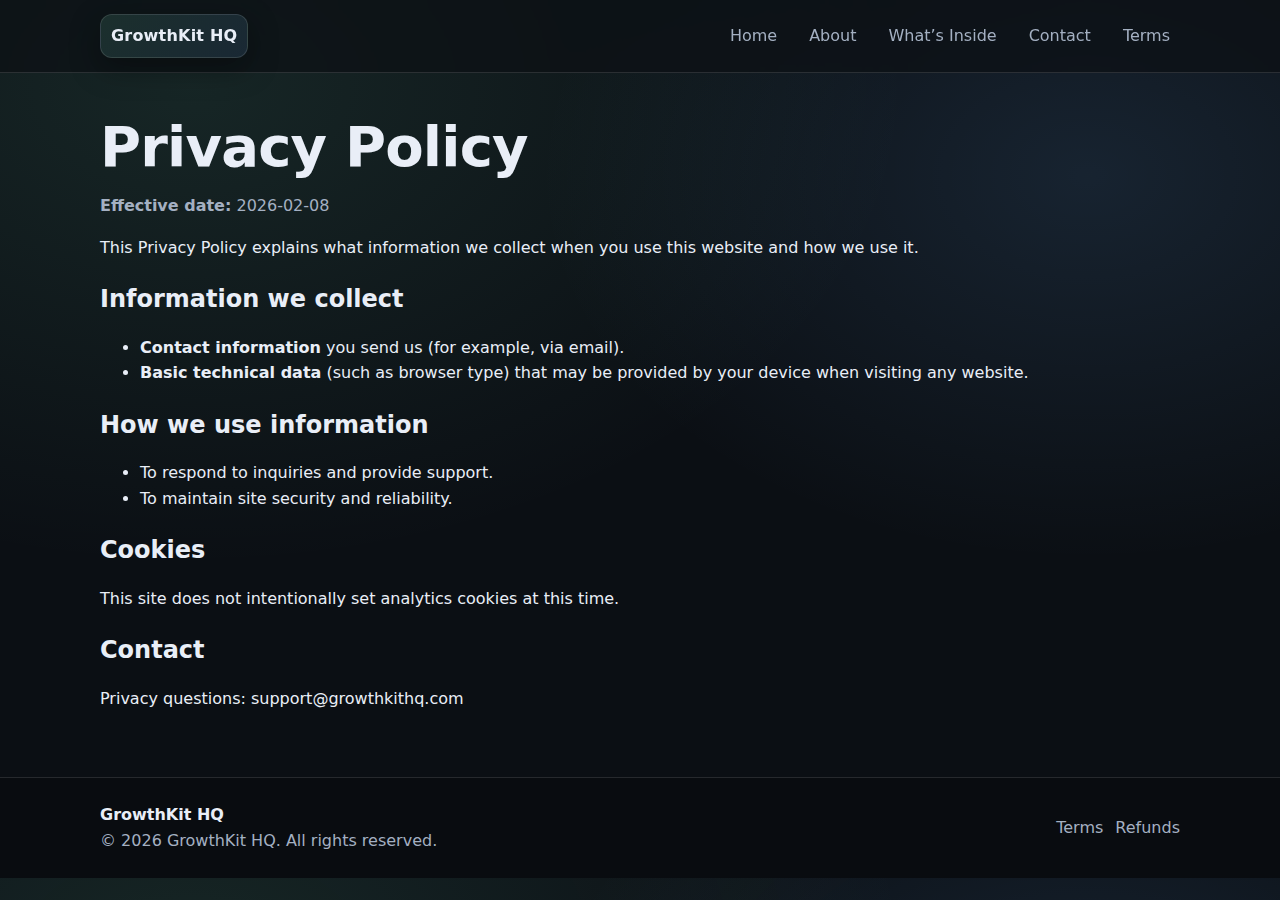
<file: privacy.html>
<!doctype html>
<html lang="en">
  <head>
    <meta charset="utf-8" />
    <meta name="viewport" content="width=device-width, initial-scale=1" />
    <title>GrowthKit HQ | Privacy</title>
    <meta name="description" content="Privacy Policy for GrowthKit HQ." />
    <meta name="robots" content="index,follow" />
    <link rel="canonical" href="https://growthkithq.com/privacy.html" />
    <link rel="stylesheet" href="styles.css" />
  </head>
  <body>
    <header class="header">
      <div class="container header-inner">
        <a class="brand" href="index.html">GrowthKit HQ</a>
        <nav class="nav" aria-label="Primary">
          <a href="index.html">Home</a>
          <a href="about.html">About</a>
          <a href="services.html">What’s Inside</a>
          <a href="contact.html">Contact</a>
          <a href="terms.html">Terms</a>
        </nav>
      </div>
    </header>

    <main class="container">
      <section class="page legal">
        <h1>Privacy Policy</h1>
        <p class="muted"><strong>Effective date:</strong> 2026-02-08</p>
        <p>
          This Privacy Policy explains what information we collect when you use this website and how we use it.
        </p>

        <h2>Information we collect</h2>
        <ul>
          <li><strong>Contact information</strong> you send us (for example, via email).</li>
          <li><strong>Basic technical data</strong> (such as browser type) that may be provided by your device when visiting any website.</li>
        </ul>

        <h2>How we use information</h2>
        <ul>
          <li>To respond to inquiries and provide support.</li>
          <li>To maintain site security and reliability.</li>
        </ul>

        <h2>Cookies</h2>
        <p>
          This site does not intentionally set analytics cookies at this time.
        </p>

        <h2>Contact</h2>
        <p>
          Privacy questions: <a href="mailto:support@growthkithq.com">support@growthkithq.com</a>
        </p>
      </section>
    </main>

    <footer class="footer">
      <div class="container footer-inner">
        <div>
          <strong>GrowthKit HQ</strong>
          <div class="muted">© 2026 GrowthKit HQ. All rights reserved.</div>
        </div>
        <div class="footer-links" aria-label="Footer">
          <a href="terms.html">Terms</a>
          <a href="refunds.html">Refunds</a>
        </div>
      </div>
    </footer>
  </body>
</html>
</file>
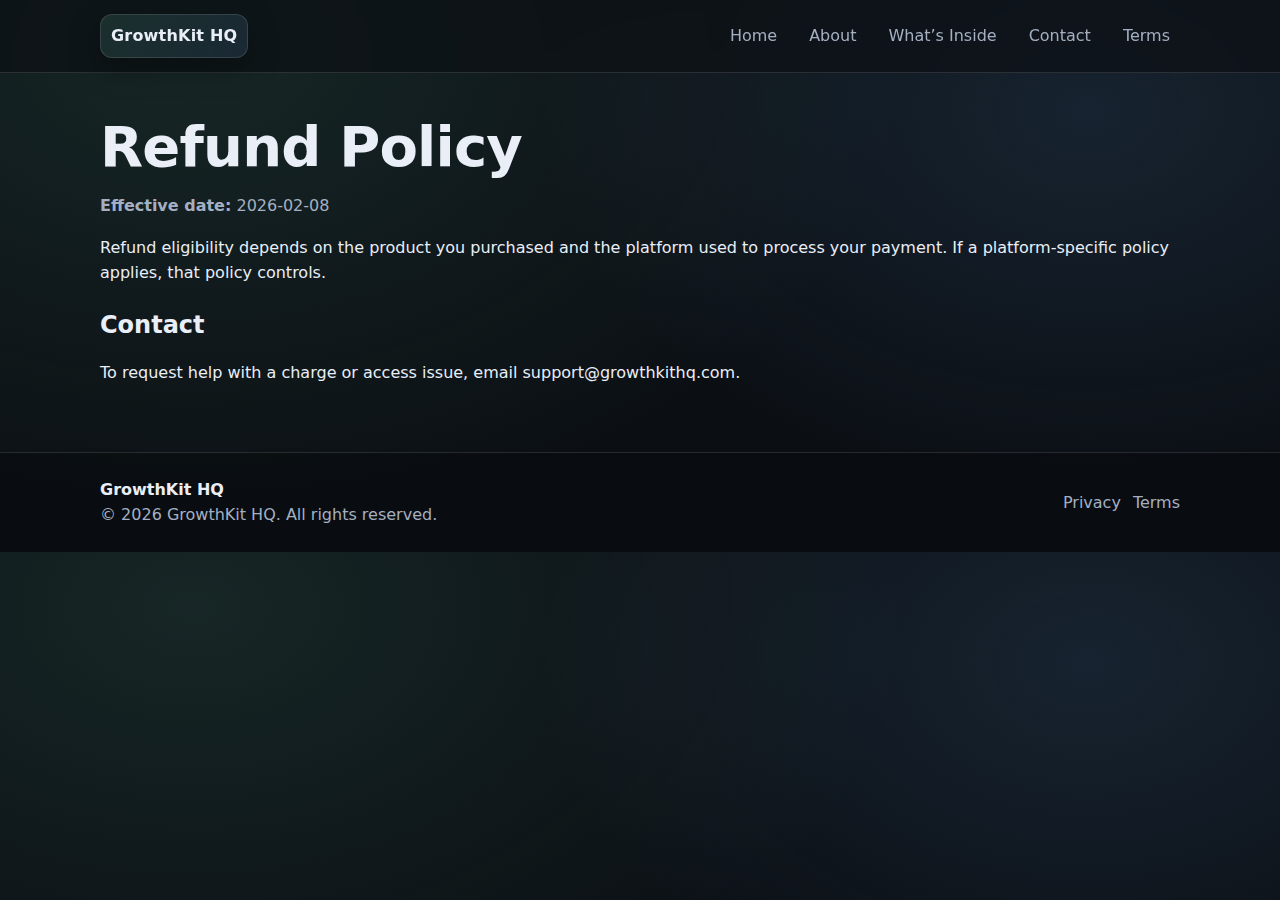
<file: refunds.html>
<!doctype html>
<html lang="en">
  <head>
    <meta charset="utf-8" />
    <meta name="viewport" content="width=device-width, initial-scale=1" />
    <title>GrowthKit HQ | Refunds</title>
    <meta name="description" content="Refund Policy for GrowthKit HQ." />
    <meta name="robots" content="index,follow" />
    <link rel="canonical" href="https://growthkithq.com/refunds.html" />
    <link rel="stylesheet" href="styles.css" />
  </head>
  <body>
    <header class="header">
      <div class="container header-inner">
        <a class="brand" href="index.html">GrowthKit HQ</a>
        <nav class="nav" aria-label="Primary">
          <a href="index.html">Home</a>
          <a href="about.html">About</a>
          <a href="services.html">What’s Inside</a>
          <a href="contact.html">Contact</a>
          <a href="terms.html">Terms</a>
        </nav>
      </div>
    </header>

    <main class="container">
      <section class="page legal">
        <h1>Refund Policy</h1>
        <p class="muted"><strong>Effective date:</strong> 2026-02-08</p>

        <p>
          Refund eligibility depends on the product you purchased and the platform used to process your payment.
          If a platform-specific policy applies, that policy controls.
        </p>

        <h2>Contact</h2>
        <p>
          To request help with a charge or access issue, email
          <a href="mailto:support@growthkithq.com">support@growthkithq.com</a>.
        </p>
      </section>
    </main>

    <footer class="footer">
      <div class="container footer-inner">
        <div>
          <strong>GrowthKit HQ</strong>
          <div class="muted">© 2026 GrowthKit HQ. All rights reserved.</div>
        </div>
        <div class="footer-links" aria-label="Footer">
          <a href="privacy.html">Privacy</a>
          <a href="terms.html">Terms</a>
        </div>
      </div>
    </footer>
  </body>
</html>
</file>
<file: styles.css>
:root {
  --bg: #0b0f14;
  --panel: #0f1620;
  --panel2: #121c27;
  --text: #e9eef7;
  --muted: #a4b0c2;
  --line: rgba(255, 255, 255, 0.12);
  --brand: #7cf0c2;
  --brand2: #6fb6ff;
  --shadow: rgba(0, 0, 0, 0.35);
  --radius: 16px;
}

* { box-sizing: border-box; }

html, body {
  margin: 0;
  padding: 0;
  background: radial-gradient(1200px 800px at 15% 10%, rgba(124, 240, 194, 0.10), transparent 60%),
              radial-gradient(1000px 700px at 85% 20%, rgba(111, 182, 255, 0.12), transparent 55%),
              var(--bg);
  color: var(--text);
  font-family: ui-sans-serif, system-ui, -apple-system, Segoe UI, Roboto, Helvetica, Arial, sans-serif;
  line-height: 1.6;
}

a { color: inherit; text-decoration: none; }
a:hover { text-decoration: underline; }

.container {
  width: min(1080px, calc(100% - 40px));
  margin: 0 auto;
}

.header {
  position: sticky;
  top: 0;
  z-index: 10;
  backdrop-filter: blur(10px);
  background: rgba(11, 15, 20, 0.70);
  border-bottom: 1px solid var(--line);
}

.header-inner {
  display: flex;
  align-items: center;
  justify-content: space-between;
  padding: 14px 0;
  gap: 16px;
}

.brand {
  font-weight: 800;
  letter-spacing: 0.2px;
  padding: 8px 10px;
  border-radius: 12px;
  background: linear-gradient(135deg, rgba(124, 240, 194, 0.12), rgba(111, 182, 255, 0.12));
  border: 1px solid var(--line);
  box-shadow: 0 10px 30px var(--shadow);
}

.nav {
  display: flex;
  flex-wrap: wrap;
  gap: 12px;
  align-items: center;
}

.nav a {
  padding: 8px 10px;
  border-radius: 12px;
  color: var(--muted);
}

.nav a[aria-current="page"] {
  color: var(--text);
  background: rgba(255, 255, 255, 0.06);
  border: 1px solid var(--line);
}

.hero {
  padding: 64px 0 34px;
}

.kicker {
  display: inline-flex;
  align-items: center;
  gap: 10px;
  padding: 8px 12px;
  border-radius: 999px;
  border: 1px solid var(--line);
  background: rgba(255, 255, 255, 0.04);
  color: var(--muted);
  font-weight: 600;
  margin: 0 0 14px;
}

h1 {
  font-size: clamp(34px, 5vw, 56px);
  line-height: 1.08;
  margin: 0 0 14px;
  letter-spacing: -0.8px;
}

h2 { margin: 0 0 10px; }

.lead {
  font-size: 18px;
  color: var(--muted);
  max-width: 70ch;
  margin: 0 0 18px;
}

.microcopy {
  color: var(--muted);
  font-size: 14px;
}

.muted { color: var(--muted); }

.mono { font-family: ui-monospace, SFMono-Regular, Menlo, Monaco, Consolas, "Liberation Mono", "Courier New", monospace; }

.cta-row {
  display: flex;
  flex-wrap: wrap;
  gap: 12px;
  margin: 18px 0 10px;
}

.button {
  display: inline-flex;
  align-items: center;
  justify-content: center;
  padding: 12px 16px;
  border-radius: 14px;
  border: 1px solid var(--line);
  background: rgba(255, 255, 255, 0.04);
  font-weight: 700;
}

.button.primary {
  border-color: rgba(124, 240, 194, 0.40);
  background: linear-gradient(135deg, rgba(124, 240, 194, 0.20), rgba(111, 182, 255, 0.12));
}

.button.secondary {
  border-color: rgba(111, 182, 255, 0.35);
}

.grid {
  display: grid;
  grid-template-columns: repeat(12, 1fr);
  gap: 16px;
  padding: 10px 0 26px;
}

.card {
  grid-column: span 12;
  padding: 18px;
  border-radius: var(--radius);
  background: linear-gradient(180deg, rgba(18, 28, 39, 0.95), rgba(15, 22, 32, 0.95));
  border: 1px solid var(--line);
  box-shadow: 0 12px 40px var(--shadow);
}

.card p { margin: 0; color: var(--muted); }

.strip {
  margin: 18px 0 50px;
  padding: 18px;
  border-radius: var(--radius);
  border: 1px solid var(--line);
  background: rgba(255, 255, 255, 0.03);
}

.page {
  padding: 44px 0 50px;
}

.legal h2 { margin-top: 20px; }

.footer {
  border-top: 1px solid var(--line);
  padding: 24px 0;
  background: rgba(0, 0, 0, 0.18);
}

.footer-inner {
  display: flex;
  flex-wrap: wrap;
  gap: 12px;
  align-items: center;
  justify-content: space-between;
}

.footer-links {
  display: flex;
  flex-wrap: wrap;
  gap: 12px;
  color: var(--muted);
}

@media (min-width: 760px) {
  .card { grid-column: span 4; }
}
</file>
